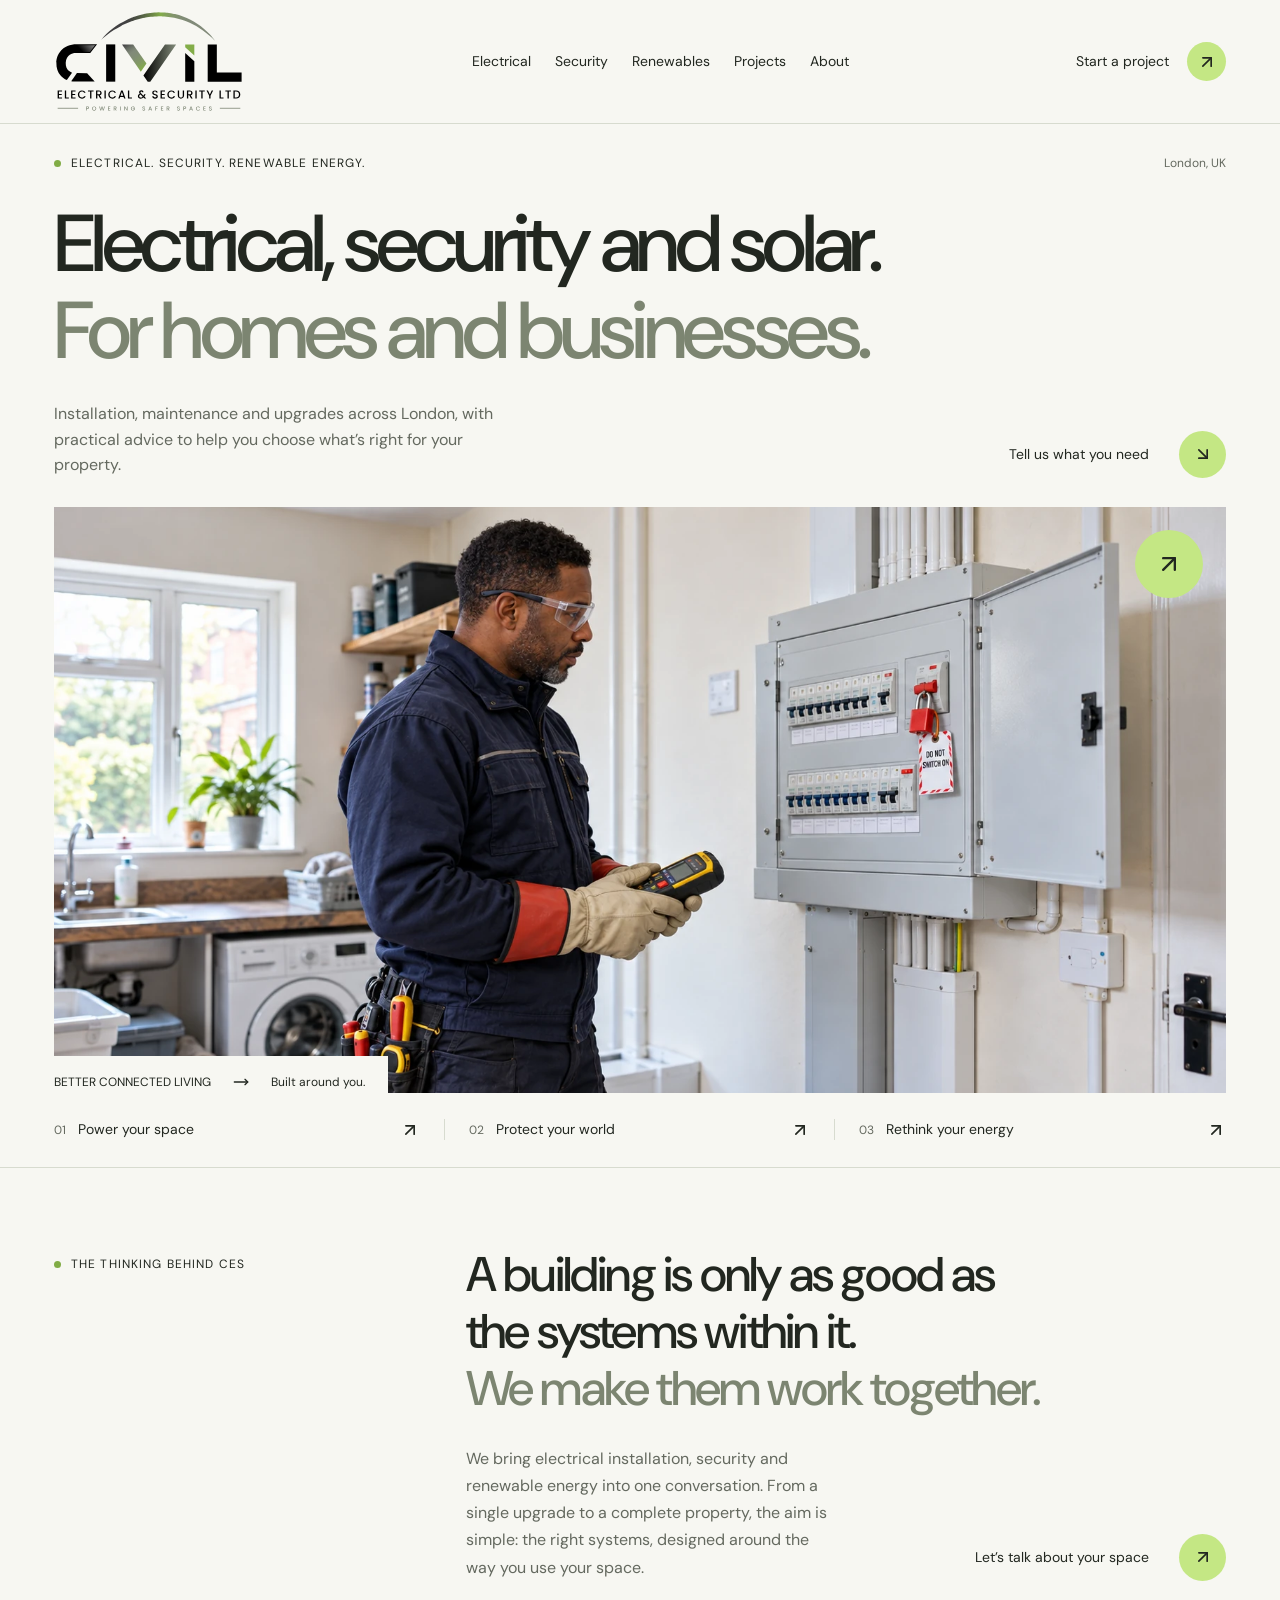
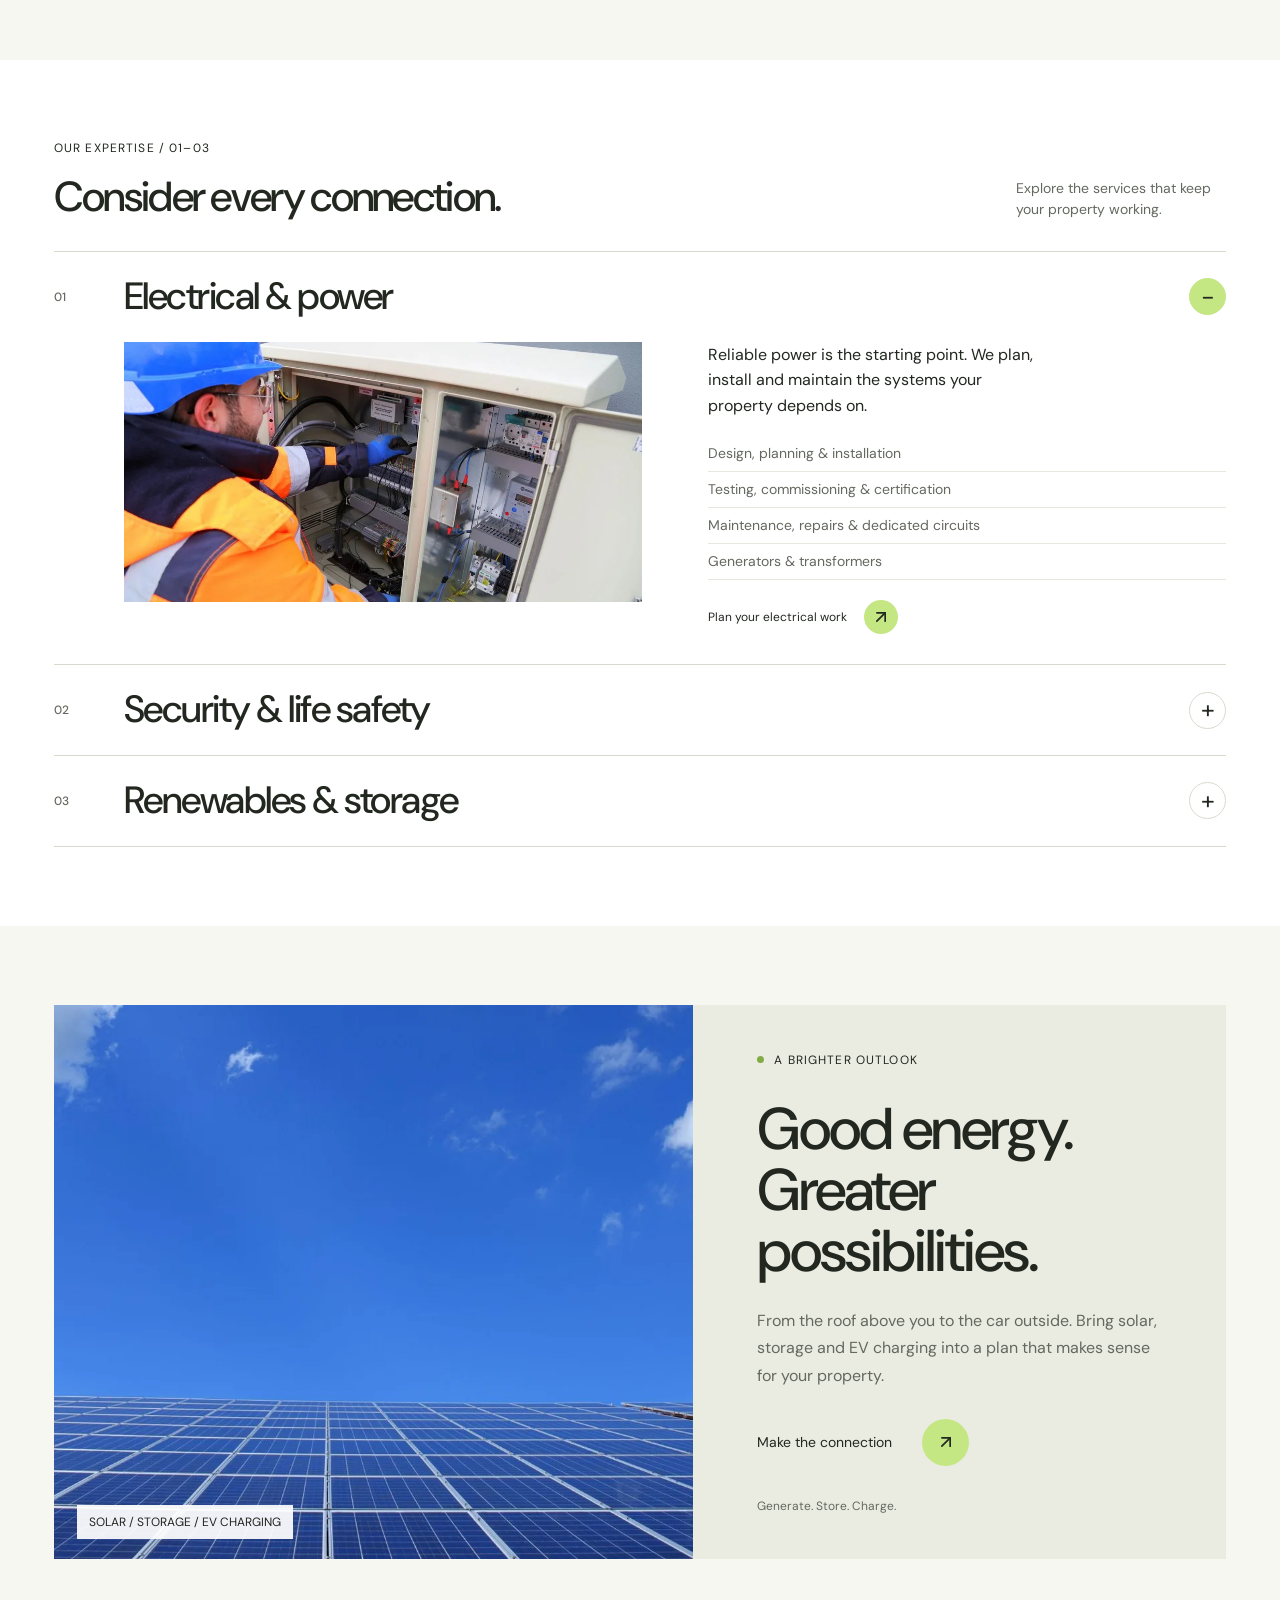
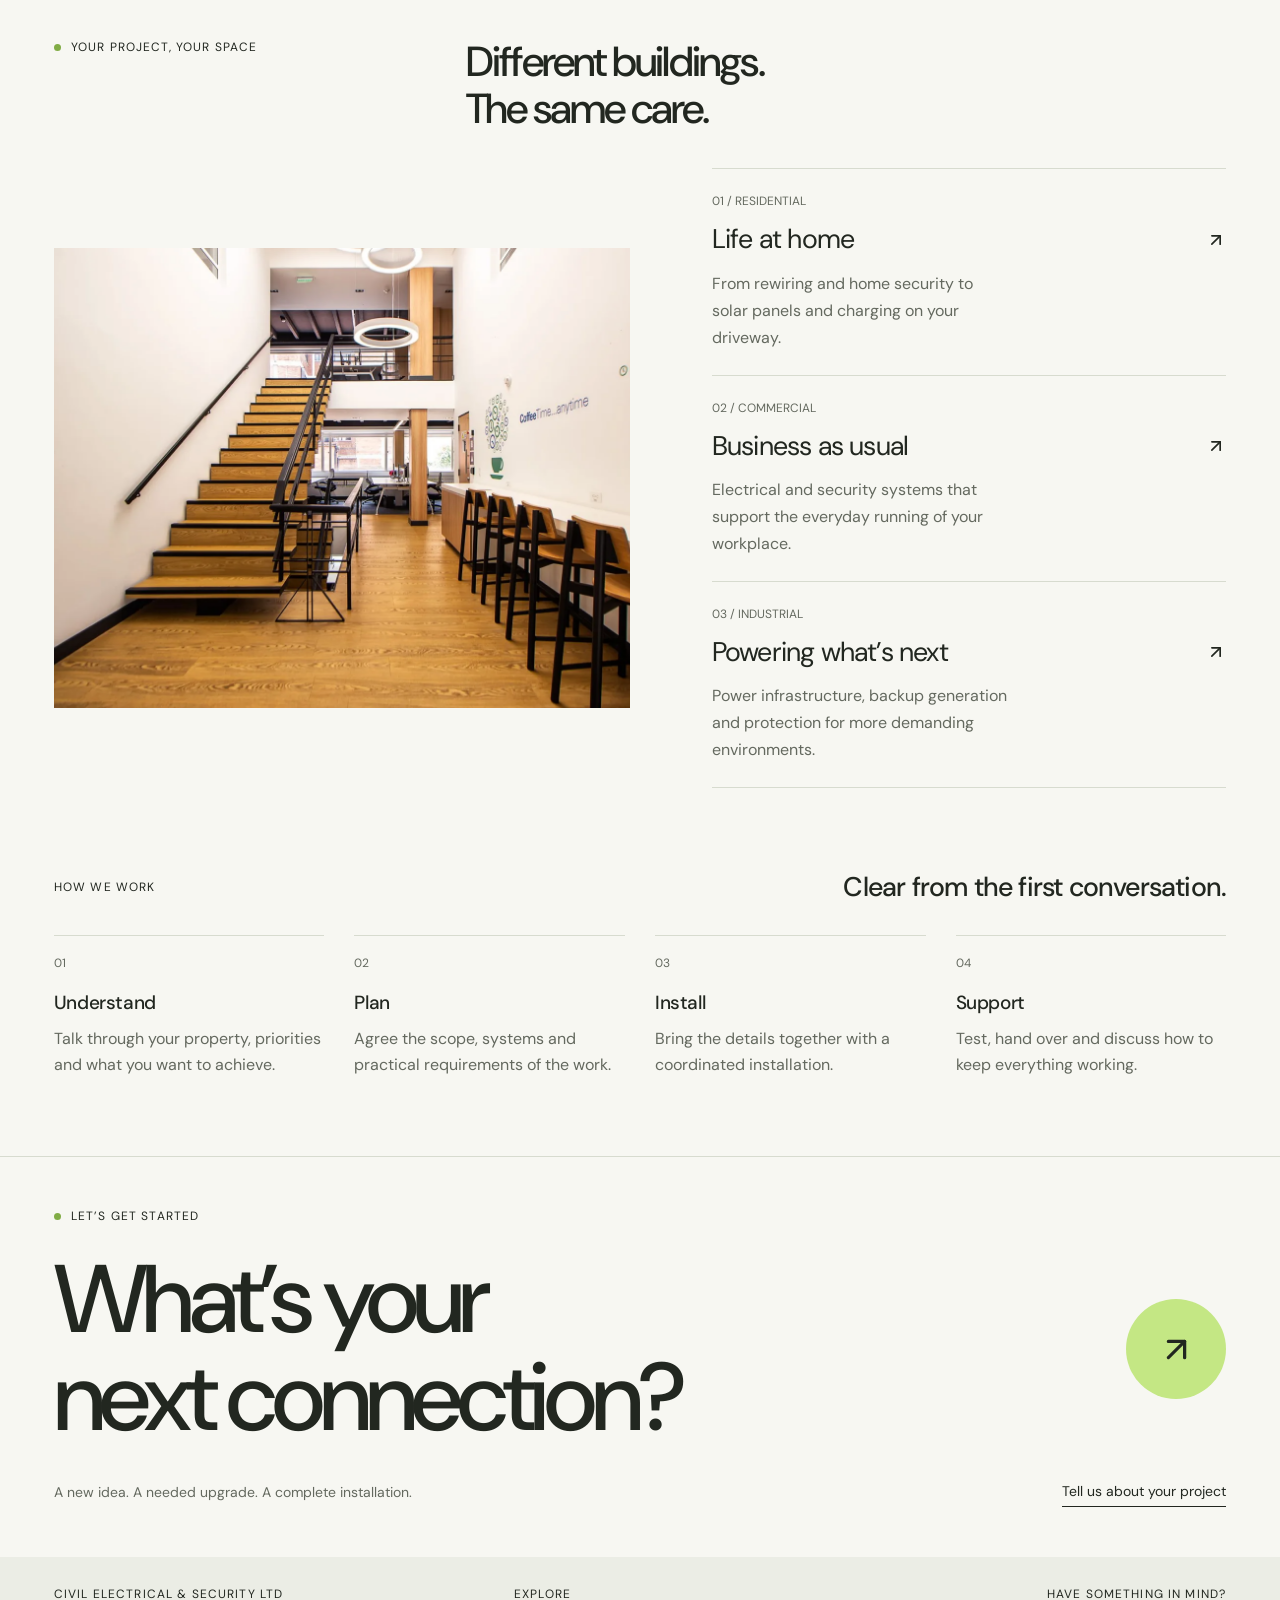
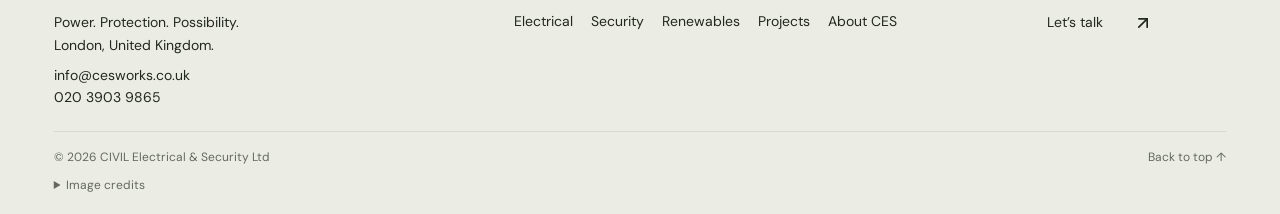
<file: public/index.html>
<!doctype html>
<html lang="en-GB"><head><meta charset="utf-8"><meta name="viewport" content="width=device-width,initial-scale=1"><title>CES | Electrical, Security &amp; Renewable Energy</title><meta name="description" content="Electrical installation, security, solar, battery storage and EV charging for homes and businesses across London. Talk to CIVIL Electrical &amp; Security Ltd about your project."><link rel="icon" href="./favicon.svg" type="image/svg+xml"><link rel="stylesheet" href="./styles.css?v=civil-logo-20261016"><script defer src="./site.js"></script></head><body><link rel="preload" as="image" href="./images/electrician-hero.webp" fetchPriority="high"/><div id="ces-editorial"><a class="ce-skip" href="#ce-home">Skip to content</a><header class="ce-header ce-pad"><a class="ce-brand" href="#ce-home" aria-label="CIVIL Electrical &amp; Security Ltd home"><img class="ce-brand-logo" src="./images/civil-logo.svg" alt="CIVIL Electrical &amp; Security Ltd — Powering safer spaces" width="1141" height="616"/></a><nav class="ce-nav" aria-label="Main navigation"><a href="#ce-services" data-open="electrical">Electrical</a><a href="#ce-services" data-open="security">Security</a><a href="#ce-energy">Renewables</a><a href="#ce-spaces">Projects</a><a href="#ce-about">About</a></nav><a class="ce-header-cta" href="#ce-contact">Start a project <span class="ce-circle"><svg xmlns="http://www.w3.org/2000/svg" width="24" height="24" viewBox="0 0 24 24" fill="none" stroke="currentColor" stroke-width="2" stroke-linecap="round" stroke-linejoin="round" class="lucide lucide-arrow-up-right" aria-hidden="true"><path d="M7 7h10v10"></path><path d="M7 17 17 7"></path></svg></span></a><button class="ce-menu cursor-interaction" aria-label="Toggle navigation" aria-expanded="false" aria-controls="ce-mobile"><svg xmlns="http://www.w3.org/2000/svg" width="24" height="24" viewBox="0 0 24 24" fill="none" stroke="currentColor" stroke-width="2" stroke-linecap="round" stroke-linejoin="round" class="lucide lucide-menu" aria-hidden="true"><path d="M4 5h16"></path><path d="M4 12h16"></path><path d="M4 19h16"></path></svg></button></header><nav id="ce-mobile" class="ce-mobile ce-pad" aria-label="Mobile navigation" hidden=""><a href="#ce-services" data-open="electrical">Electrical</a><a href="#ce-services" data-open="security">Security</a><a href="#ce-energy">Renewables</a><a href="#ce-spaces">Projects</a><a href="#ce-about">About</a><a href="#ce-contact">Start a project</a></nav><main id="ce-home"><section class="ce-hero ce-pad"><div class="ce-hero-top"><span class="ce-kicker"><span class="ce-dot"></span>Electrical. Security. Renewable energy.</span><span class="ce-location">London, UK</span></div><h1>Electrical, security and solar.<br/><span>For homes and businesses.</span></h1><div class="ce-hero-bottom"><p>Installation, maintenance and upgrades across London, with practical advice to help you choose what’s right for your property.</p><a class="ce-link" href="#ce-contact">Tell us what you need <span class="ce-circle"><svg xmlns="http://www.w3.org/2000/svg" width="24" height="24" viewBox="0 0 24 24" fill="none" stroke="currentColor" stroke-width="2" stroke-linecap="round" stroke-linejoin="round" class="lucide lucide-arrow-down-right" aria-hidden="true"><path d="m7 7 10 10"></path><path d="M17 7v10H7"></path></svg></span></a></div><figure class="ce-hero-media"><img fetchPriority="high" src="./images/electrician-hero.webp" alt="Electrician wearing protective glasses and gloves inspecting an isolated electrical distribution board"/><a class="ce-image-corner" href="#ce-contact" aria-label="Start your project"><svg xmlns="http://www.w3.org/2000/svg" width="24" height="24" viewBox="0 0 24 24" fill="none" stroke="currentColor" stroke-width="2" stroke-linecap="round" stroke-linejoin="round" class="lucide lucide-arrow-up-right" aria-hidden="true"><path d="M7 7h10v10"></path><path d="M7 17 17 7"></path></svg></a><figcaption class="ce-image-note"><span>BETTER CONNECTED LIVING</span><svg xmlns="http://www.w3.org/2000/svg" width="24" height="24" viewBox="0 0 24 24" fill="none" stroke="currentColor" stroke-width="2" stroke-linecap="round" stroke-linejoin="round" class="lucide lucide-move-right" aria-hidden="true"><path d="M18 8L22 12L18 16"></path><path d="M2 12H22"></path></svg><span>Built around you.</span></figcaption></figure></section><div class="ce-stripe ce-pad"><a href="#ce-services" data-open="electrical"><span><small>01</small>Power your space</span><svg xmlns="http://www.w3.org/2000/svg" width="24" height="24" viewBox="0 0 24 24" fill="none" stroke="currentColor" stroke-width="2" stroke-linecap="round" stroke-linejoin="round" class="lucide lucide-arrow-up-right" aria-hidden="true"><path d="M7 7h10v10"></path><path d="M7 17 17 7"></path></svg></a><a href="#ce-services" data-open="security"><span><small>02</small>Protect your world</span><svg xmlns="http://www.w3.org/2000/svg" width="24" height="24" viewBox="0 0 24 24" fill="none" stroke="currentColor" stroke-width="2" stroke-linecap="round" stroke-linejoin="round" class="lucide lucide-arrow-up-right" aria-hidden="true"><path d="M7 7h10v10"></path><path d="M7 17 17 7"></path></svg></a><a href="#ce-energy"><span><small>03</small>Rethink your energy</span><svg xmlns="http://www.w3.org/2000/svg" width="24" height="24" viewBox="0 0 24 24" fill="none" stroke="currentColor" stroke-width="2" stroke-linecap="round" stroke-linejoin="round" class="lucide lucide-arrow-up-right" aria-hidden="true"><path d="M7 7h10v10"></path><path d="M7 17 17 7"></path></svg></a></div><section class="ce-intro ce-section ce-pad" id="ce-about"><span class="ce-kicker"><span class="ce-dot"></span>The thinking behind CES</span><div><h2>A building is only as good as<br/>the systems within it.<br/><span>We make them work together.</span></h2><div class="ce-intro-bottom"><p>We bring electrical installation, security and renewable energy into one conversation. From a single upgrade to a complete property, the aim is simple: the right systems, designed around the way you use your space.</p><a class="ce-link" href="#ce-contact">Let’s talk about your space <span class="ce-circle"><svg xmlns="http://www.w3.org/2000/svg" width="24" height="24" viewBox="0 0 24 24" fill="none" stroke="currentColor" stroke-width="2" stroke-linecap="round" stroke-linejoin="round" class="lucide lucide-arrow-up-right" aria-hidden="true"><path d="M7 7h10v10"></path><path d="M7 17 17 7"></path></svg></span></a></div></div></section><section class="ce-services ce-section ce-pad" id="ce-services"><div class="ce-service-heading"><div><span class="ce-kicker">Our expertise / 01–03</span><h2 style="margin-top:17px">Consider every connection.</h2></div><p>Explore the services that keep your property working.</p></div><article class="ce-service-item"><h3><button type="button" class="ce-service-toggle cursor-interaction" data-service="electrical" aria-expanded="true" aria-controls="ce-panel-electrical"><small>01</small><span>Electrical &amp; power</span><span class="ce-toggle-icon" aria-hidden="true">−</span></button></h3><div id="ce-panel-electrical" class="ce-service-body"><figure class="ce-service-picture"><img src="./images/electrical-installation.webp" alt="Electrician carrying out work on an electrical distribution panel" loading="lazy"/></figure><div><p>Reliable power is the starting point. We plan, install and maintain the systems your property depends on.</p><ul><li>Design, planning &amp; installation</li><li>Testing, commissioning &amp; certification</li><li>Maintenance, repairs &amp; dedicated circuits</li><li>Generators &amp; transformers</li></ul><a class="ce-link" href="#ce-contact" data-enquiry="electrical">Plan your electrical work <span class="ce-circle"><svg xmlns="http://www.w3.org/2000/svg" width="24" height="24" viewBox="0 0 24 24" fill="none" stroke="currentColor" stroke-width="2" stroke-linecap="round" stroke-linejoin="round" class="lucide lucide-arrow-up-right" aria-hidden="true"><path d="M7 7h10v10"></path><path d="M7 17 17 7"></path></svg></span></a></div></div></article><article class="ce-service-item"><h3><button type="button" class="ce-service-toggle cursor-interaction" data-service="security" aria-expanded="false" aria-controls="ce-panel-security"><small>02</small><span>Security &amp; life safety</span><span class="ce-toggle-icon" aria-hidden="true">+</span></button></h3><div id="ce-panel-security" class="ce-service-body" hidden=""><figure class="ce-service-picture ce-security"><img src="./images/security-camera.webp" alt="Wall-mounted surveillance camera" loading="lazy"/></figure><div><p>Protect the people and places that matter, with security systems planned as part of the whole building.</p><ul><li>CCTV &amp; surveillance systems</li><li>Access control &amp; intruder alarms</li><li>Fire alarms &amp; emergency lighting</li><li>Integrated smart security networks</li></ul><a class="ce-link" href="#ce-contact" data-enquiry="security">Talk about protection <span class="ce-circle"><svg xmlns="http://www.w3.org/2000/svg" width="24" height="24" viewBox="0 0 24 24" fill="none" stroke="currentColor" stroke-width="2" stroke-linecap="round" stroke-linejoin="round" class="lucide lucide-arrow-up-right" aria-hidden="true"><path d="M7 7h10v10"></path><path d="M7 17 17 7"></path></svg></span></a></div></div></article><article class="ce-service-item"><h3><button type="button" class="ce-service-toggle cursor-interaction" data-service="renewables" aria-expanded="false" aria-controls="ce-panel-renewables"><small>03</small><span>Renewables &amp; storage</span><span class="ce-toggle-icon" aria-hidden="true">+</span></button></h3><div id="ce-panel-renewables" class="ce-service-body" hidden=""><figure class="ce-service-picture"><img src="./images/solar-building.webp" alt="Solar panels integrated into a building roof in daylight" loading="lazy"/></figure><div><p>Make energy part of your property’s future. Generate it, store it and use it where it matters.</p><ul><li>Solar photovoltaic systems</li><li>Heat pumps</li><li>Battery storage &amp; inverters</li><li>EV charger supply &amp; installation</li><li>Power planning &amp; system integration</li></ul><a class="ce-link" href="#ce-contact" data-enquiry="renewables">Explore your energy options <span class="ce-circle"><svg xmlns="http://www.w3.org/2000/svg" width="24" height="24" viewBox="0 0 24 24" fill="none" stroke="currentColor" stroke-width="2" stroke-linecap="round" stroke-linejoin="round" class="lucide lucide-arrow-up-right" aria-hidden="true"><path d="M7 7h10v10"></path><path d="M7 17 17 7"></path></svg></span></a></div></div></article></section><section class="ce-section"><div class="ce-energy" id="ce-energy"><figure class="ce-energy-photo"><img src="./images/solar-daylight.webp" alt="Blue solar panels beneath a bright sky" loading="lazy"/><span>SOLAR / STORAGE / EV CHARGING</span></figure><div class="ce-energy-content"><span class="ce-kicker"><span class="ce-dot"></span>A brighter outlook</span><h2>Good energy.<br/>Greater<br/>possibilities.</h2><p>From the roof above you to the car outside. Bring solar, storage and EV charging into a plan that makes sense for your property.</p><a class="ce-link" href="#ce-contact" data-enquiry="renewables">Make the connection <span class="ce-circle"><svg xmlns="http://www.w3.org/2000/svg" width="24" height="24" viewBox="0 0 24 24" fill="none" stroke="currentColor" stroke-width="2" stroke-linecap="round" stroke-linejoin="round" class="lucide lucide-arrow-up-right" aria-hidden="true"><path d="M7 7h10v10"></path><path d="M7 17 17 7"></path></svg></span></a><div class="ce-energy-tags">Generate. Store. Charge.</div></div></div></section><section class="ce-section ce-pad" id="ce-spaces" style="padding-top:0"><div class="ce-spaces-head"><span class="ce-kicker"><span class="ce-dot"></span>Your project, your space</span><h2>Different buildings.<br/>The same care.</h2></div><div class="ce-spaces-grid"><figure class="ce-interior"><img src="./images/workplace.webp" alt="Light-filled workplace with integrated lighting and open interiors" loading="lazy"/></figure><div><div class="ce-space"><small>01 / RESIDENTIAL</small><a href="#ce-contact" data-property="residential">Life at home <svg xmlns="http://www.w3.org/2000/svg" width="24" height="24" viewBox="0 0 24 24" fill="none" stroke="currentColor" stroke-width="2" stroke-linecap="round" stroke-linejoin="round" class="lucide lucide-arrow-up-right" aria-hidden="true"><path d="M7 7h10v10"></path><path d="M7 17 17 7"></path></svg></a><p>From rewiring and home security to solar panels and charging on your driveway.</p></div><div class="ce-space"><small>02 / COMMERCIAL</small><a href="#ce-contact" data-property="commercial">Business as usual <svg xmlns="http://www.w3.org/2000/svg" width="24" height="24" viewBox="0 0 24 24" fill="none" stroke="currentColor" stroke-width="2" stroke-linecap="round" stroke-linejoin="round" class="lucide lucide-arrow-up-right" aria-hidden="true"><path d="M7 7h10v10"></path><path d="M7 17 17 7"></path></svg></a><p>Electrical and security systems that support the everyday running of your workplace.</p></div><div class="ce-space"><small>03 / INDUSTRIAL</small><a href="#ce-contact" data-property="industrial">Powering what’s next <svg xmlns="http://www.w3.org/2000/svg" width="24" height="24" viewBox="0 0 24 24" fill="none" stroke="currentColor" stroke-width="2" stroke-linecap="round" stroke-linejoin="round" class="lucide lucide-arrow-up-right" aria-hidden="true"><path d="M7 7h10v10"></path><path d="M7 17 17 7"></path></svg></a><p>Power infrastructure, backup generation and protection for more demanding environments.</p></div></div></div></section><section class="ce-process ce-section ce-pad"><div class="ce-process-title"><span class="ce-kicker">How we work</span><h2>Clear from the first conversation.</h2></div><div class="ce-steps"><div class="ce-step"><small>01</small><h3>Understand</h3><p>Talk through your property, priorities and what you want to achieve.</p></div><div class="ce-step"><small>02</small><h3>Plan</h3><p>Agree the scope, systems and practical requirements of the work.</p></div><div class="ce-step"><small>03</small><h3>Install</h3><p>Bring the details together with a coordinated installation.</p></div><div class="ce-step"><small>04</small><h3>Support</h3><p>Test, hand over and discuss how to keep everything working.</p></div></div></section><section class="ce-contact ce-pad" id="ce-contact"><span class="ce-kicker"><span class="ce-dot"></span>Let’s get started</span><div class="ce-contact-heading"><h2>What’s your<br/>next connection?</h2><button class="ce-start cursor-interaction" type="button" aria-label="Open project enquiry" aria-controls="ce-enquiry" aria-expanded="false"><svg xmlns="http://www.w3.org/2000/svg" width="24" height="24" viewBox="0 0 24 24" fill="none" stroke="currentColor" stroke-width="2" stroke-linecap="round" stroke-linejoin="round" class="lucide lucide-arrow-up-right" aria-hidden="true"><path d="M7 7h10v10"></path><path d="M7 17 17 7"></path></svg></button></div><div class="ce-contact-bottom"><p>A new idea. A needed upgrade. A complete installation.</p><button type="button" class="ce-open-form cursor-interaction" aria-controls="ce-enquiry" aria-expanded="false">Tell us about your project</button></div><div class="ce-form-wrap" id="ce-enquiry" hidden=""><form id="enquiry-form" class="enquiry-form"><label class="field">Your name<input required="" maxLength="100" autoComplete="name" placeholder="Full name" name="name"/></label><label class="field">Email address<input type="email" required="" maxLength="200" autoComplete="email" placeholder="you@example.com" name="email"/></label><label class="field">Phone number (optional)<input type="tel" maxLength="35" autoComplete="tel" placeholder="Optional" name="phone"/></label><label class="field">Project postcode<input required="" maxLength="15" autoComplete="postal-code" placeholder="e.g. W1A 1AA" name="postcode"/></label><label class="field">What can we help with?<select name="service" required=""><option value="" disabled="" selected="">Choose a service</option><option value="electrical">Electrical &amp; power</option><option value="security">Security &amp; life safety</option><option value="renewables">Renewable energy &amp; storage</option><option value="multiple">More than one service</option></select></label><label class="field">Property type<select name="customer" required=""><option value="" disabled="" selected="">Choose property type</option><option value="residential">Residential</option><option value="commercial">Commercial</option><option value="industrial">Industrial</option><option value="other">Other / not sure</option></select></label><label class="field full">Tell us about your project<textarea name="message" required="" minLength="10" maxLength="4000" placeholder="What do you need, and when are you hoping to get started?"></textarea></label><label class="honeypot" aria-hidden="true">Website<input tabindex="-1" autoComplete="off" name="website"/></label><p class="form-privacy full">Your details will be stored with your enquiry so CES can review your project. Only share information you are comfortable providing for this purpose.</p><p id="form-error" class="form-error full" role="alert" hidden=""></p><button type="submit" class="button submit-button full">Send project enquiry<svg xmlns="http://www.w3.org/2000/svg" width="24" height="24" viewBox="0 0 24 24" fill="none" stroke="currentColor" stroke-width="2" stroke-linecap="round" stroke-linejoin="round" class="lucide lucide-arrow-up-right" aria-hidden="true"><path d="M7 7h10v10"></path><path d="M7 17 17 7"></path></svg></button></form><div id="form-success" class="form-success" role="status" hidden=""><h3>Your enquiry is saved.</h3><p>Thank you for sharing your project details.</p><p>Reference: <strong id="enquiry-reference"></strong></p><button class="button" id="new-enquiry" type="button">Start another enquiry<svg xmlns="http://www.w3.org/2000/svg" width="24" height="24" viewBox="0 0 24 24" fill="none" stroke="currentColor" stroke-width="2" stroke-linecap="round" stroke-linejoin="round" class="lucide lucide-arrow-up-right" aria-hidden="true"><path d="M7 7h10v10"></path><path d="M7 17 17 7"></path></svg></button></div></div></section></main><footer class="ce-footer ce-pad"><div class="ce-footer-main"><div><span class="ce-kicker">CIVIL Electrical &amp; Security Ltd</span><p>Power. Protection. Possibility.<br/>London, United Kingdom.</p><p style="margin-top:8px"><a href="mailto:info@cesworks.co.uk">info@cesworks.co.uk</a><br/><a href="tel:+442039039865">020 3903 9865</a></p></div><div><span class="ce-kicker">Explore</span><nav class="ce-footer-links" aria-label="Footer navigation"><a href="#ce-services" data-open="electrical">Electrical</a><a href="#ce-services" data-open="security">Security</a><a href="#ce-energy">Renewables</a><a href="#ce-spaces">Projects</a><a href="#ce-about">About CES</a></nav></div><div><span class="ce-kicker">Have something in mind?</span><a class="ce-link" href="#ce-contact">Let’s talk <svg xmlns="http://www.w3.org/2000/svg" width="24" height="24" viewBox="0 0 24 24" fill="none" stroke="currentColor" stroke-width="2" stroke-linecap="round" stroke-linejoin="round" class="lucide lucide-arrow-up-right" aria-hidden="true"><path d="M7 7h10v10"></path><path d="M7 17 17 7"></path></svg></a></div></div><div class="ce-footer-bottom"><span>© 2026 CIVIL Electrical &amp; Security Ltd</span><a href="#ce-home">Back to top ↑</a></div><details class="ce-credits"><summary>Image credits</summary><p>Images illustrate service applications and are not presented as completed CES work. Hero: original commissioned illustration. Stock photography: <a href="https://www.pexels.com/photo/electrician-by-fuse-box-17842832/" target="_blank" rel="noopener">Electrical: Fatih Yurtman</a>; <a href="https://www.pexels.com/photo/white-surveillance-camera-3205737/" target="_blank" rel="noopener">Security: cottonbro studio</a>; <a href="https://www.pexels.com/photo/blue-solar-panels-under-sunny-sky-371900/" target="_blank" rel="noopener">Solar panels</a>; <a href="https://www.pexels.com/photo/modern-building-with-solar-panels-under-clear-sky-37615218/" target="_blank" rel="noopener">Solar building</a>; <a href="https://www.pexels.com/photo/contemporary-office-space-8476467/" target="_blank" rel="noopener">Interior: Gustavo Galeano Maz</a>. All via Pexels.</p></details></footer></div><noscript><p style="padding:20px">Please enable JavaScript to use the navigation menu and enquiry form.</p></noscript></body></html>
</file>
<file: public/styles.css>
@import url('https://fonts.googleapis.com/css2?family=DM+Sans:wght@400;500;600;700&display=swap');
:root{--background:#f7f7f2;--foreground:#222720;--card:#fff;--card-foreground:#222720;--popover:#fff;--popover-foreground:#222720;--primary:#c4e784;--primary-foreground:#222720;--secondary:#ebede5;--secondary-foreground:#222720;--muted:#ebede5;--muted-foreground:#64695f;--accent:#ebede5;--accent-foreground:#222720;--destructive:#a52d28;--border:#d7dbcf;--input:#d7dbcf;--ring:#467322;--radius:0px}
html{scroll-behavior:smooth}body{margin:0;background:#f7f7f2;color:#222720;font-family:'DM Sans',Arial,sans-serif;font-size:16px} [data-slot=select-content]{font-size:16px;background:white;color:#222720}

#ces-editorial{
 --ce-paper:#f7f7f2;--ce-ink:#222720;--ce-muted:#64695f;--ce-line:#d7dbcf;--ce-green:#c4e784;--ce-deep:#467322;
 color-scheme:light;background:var(--ce-paper);color:var(--ce-ink);font-family:'DM Sans',Arial,sans-serif;font-size:15px;line-height:1.5;width:100%;isolation:isolate;
 *{box-sizing:border-box} h1,h2,h3,p,figure{margin:0} h1,h2,h3{font-family:inherit;font-weight:500} a{color:inherit;text-decoration:none} button,input,select,textarea{font:inherit} button{color:inherit} img{display:block;width:100%;height:100%;object-fit:cover} svg{width:20px;height:20px;flex-shrink:0} [hidden]{display:none!important} button,a{touch-action:manipulation} a:hover{color:var(--ce-deep)}
 .ce-pad{padding-left:4.2%;padding-right:4.2%}.ce-kicker{font-size:11px;letter-spacing:1.15px;text-transform:uppercase;display:flex;align-items:center;gap:10px}.ce-dot{width:7px;height:7px;background:#81ac45;border-radius:50%;display:inline-block;flex-shrink:0}.ce-header{height:91px;display:flex;align-items:center;justify-content:space-between;border-bottom:1px solid var(--ce-line);gap:24px}.ce-brand{display:flex;align-items:center;gap:14px}.ce-wordmark{font-size:43px;letter-spacing:-4px;line-height:1;font-weight:700;display:flex;align-items:flex-end}.ce-wordmark::after{content:'';display:block;width:9px;height:9px;background:#8cbc45;margin:0 0 6px 5px}.ce-brand-name{font-size:10px;line-height:1.35;max-width:100px}.ce-nav{display:flex;gap:24px;font-size:12px}.ce-header-cta{font-size:12px;display:flex;align-items:center;gap:18px}.ce-circle{display:inline-flex;align-items:center;justify-content:center;background:var(--ce-green);border-radius:50%;width:39px;height:39px;flex-shrink:0}.ce-menu{display:none;border:1px solid var(--ce-line);background:transparent;padding:10px;border-radius:50%}.ce-mobile{padding-top:14px;padding-bottom:14px;border-bottom:1px solid var(--ce-line)}.ce-mobile a{display:block;padding:10px}
 .ce-hero{padding-top:30px}.ce-hero-top{display:flex;justify-content:space-between;gap:20px;align-items:center}.ce-location{font-size:11px;color:var(--ce-muted)}.ce-hero h1{font-size:clamp(48px,8.5vw,116px);line-height:1.02;letter-spacing:-.06em;margin:28px 0 27px}.ce-hero h1 span{color:#7c8571}.ce-hero-bottom{display:flex;align-items:end;justify-content:space-between;gap:30px;margin-bottom:29px}.ce-hero-bottom p{max-width:440px;font-size:14px;color:var(--ce-muted);line-height:1.6}.ce-link{display:inline-flex;gap:30px;align-items:center;font-size:13px;white-space:nowrap}.ce-link .ce-circle{width:47px;height:47px}.ce-link:hover .ce-circle{background:#afd66a;transform:translateX(3px)}.ce-circle{transition:transform .2s,background .2s}.ce-hero-media{position:relative;height:420px;overflow:hidden}.ce-hero-media img{object-position:50% 54%}.ce-image-note{position:absolute;left:0;bottom:0;background:var(--ce-paper);padding:17px 23px 2px 0;display:flex;gap:22px;align-items:center;font-size:11px}.ce-image-note svg{width:16px;height:16px}.ce-image-corner{position:absolute;right:23px;top:23px;background:var(--ce-green);height:68px;width:68px;border-radius:50%;display:flex;align-items:center;justify-content:center}.ce-image-corner svg{width:28px;height:28px}.ce-stripe{display:grid;grid-template-columns:repeat(3,1fr);border-bottom:1px solid var(--ce-line);padding-top:26px;padding-bottom:27px}.ce-stripe a{display:flex;align-items:center;justify-content:space-between;gap:12px;padding:0 24px;border-right:1px solid var(--ce-line);font-size:14px}.ce-stripe a:first-child{padding-left:0}.ce-stripe a:last-child{border:0;padding-right:0}.ce-stripe small{font-size:10px;color:var(--ce-muted);margin-right:12px}
 .ce-section{padding-top:79px;padding-bottom:79px}.ce-intro{display:grid;grid-template-columns:1fr 2.1fr;gap:50px}.ce-intro .ce-kicker{align-self:start;margin-top:8px}.ce-intro h2{font-size:clamp(29px,3.8vw,50px);letter-spacing:-1.8px;line-height:1.17}.ce-intro h2 span{color:#7c8571}.ce-intro-bottom{display:grid;grid-template-columns:1fr 1fr;gap:28px;margin-top:27px}.ce-intro-bottom p{font-size:13px;line-height:1.7;color:var(--ce-muted)}.ce-intro-bottom .ce-link{align-self:end;justify-self:end}
 .ce-services{background:#fff}.ce-service-heading{display:flex;justify-content:space-between;gap:30px;align-items:end;margin-bottom:31px}.ce-service-heading h2{font-size:42px;letter-spacing:-1.7px;line-height:1.1}.ce-service-heading>p{font-size:12px;color:var(--ce-muted);max-width:210px}.ce-service-item{border-top:1px solid var(--ce-line)}.ce-service-item:last-child{border-bottom:1px solid var(--ce-line)}.ce-service-toggle{background:none;border:0;display:grid;grid-template-columns:55px 1fr 45px;gap:15px;align-items:center;width:100%;text-align:left;padding:22px 0}.ce-service-toggle>small{font-size:11px;align-self:center;color:var(--ce-muted)}.ce-service-toggle>span:nth-child(2){font-size:38px;letter-spacing:-1.5px;line-height:1.2}.ce-toggle-icon{height:37px;width:37px;border:1px solid var(--ce-line);border-radius:50%;display:flex;align-items:center;justify-content:center;justify-self:end;font-size:25px;font-weight:400}.ce-service-toggle[aria-expanded=true] .ce-toggle-icon{background:var(--ce-green);border-color:var(--ce-green)}.ce-service-body{display:grid;grid-template-columns:1fr 1fr;gap:6%;padding:0 0 30px 70px}.ce-service-picture{height:260px;overflow:hidden}.ce-service-picture img{object-position:50% 35%}.ce-service-body p{font-size:15px;line-height:1.6;max-width:330px}.ce-service-body ul{padding:0;list-style:none;margin:18px 0 20px;color:var(--ce-muted);font-size:12px;line-height:1.5}.ce-service-body li{padding:7px 0;border-bottom:1px solid #e6e8e0}.ce-service-body .ce-link{font-size:12px;gap:17px}.ce-service-body .ce-circle{height:34px;width:34px}.ce-security img{object-position:50% 70%}.ce-service-note{font-size:10px;color:var(--ce-muted);margin-top:17px}
 .ce-energy{margin:0 4.2%;display:grid;grid-template-columns:1.2fr 1fr;background:#eaece2;min-height:480px}.ce-energy-photo{position:relative;min-width:0;overflow:hidden}.ce-energy-photo>img{position:absolute;inset:0;object-position:50% 65%}.ce-energy-photo>span{position:absolute;bottom:20px;left:23px;font-size:10px;background:rgba(255,255,255,.92);padding:8px 12px}.ce-energy-content{padding:46px 12% 42px;display:flex;flex-direction:column;align-items:start}.ce-energy h2{font-size:clamp(36px,4.6vw,60px);letter-spacing:-2px;line-height:1.04;margin:30px 0 25px}.ce-energy p{font-size:13px;line-height:1.7;color:var(--ce-muted);margin-bottom:30px}.ce-energy .ce-link{margin-top:auto}.ce-energy-tags{font-size:10px;margin-top:30px;color:var(--ce-muted);line-height:1.8}
 .ce-spaces-head{display:grid;grid-template-columns:1fr 2.1fr;gap:50px;align-items:start;margin-bottom:36px}.ce-spaces-head h2{font-size:42px;letter-spacing:-1.8px;line-height:1.12}.ce-spaces-grid{display:grid;grid-template-columns:1.12fr 1fr;gap:7%;align-items:center}.ce-interior{height:460px;overflow:hidden}.ce-interior img{object-position:45% 50%}.ce-space{border-bottom:1px solid var(--ce-line);padding:23px 0}.ce-space:first-child{border-top:1px solid var(--ce-line)}.ce-space a{display:flex;align-items:center;justify-content:space-between;gap:20px;font-size:27px;letter-spacing:-.8px}.ce-space p{font-size:13px;line-height:1.7;color:var(--ce-muted);margin-top:10px;max-width:300px}.ce-space small{font-size:10px;letter-spacing:0;margin-bottom:9px;display:block;color:var(--ce-muted)}
 .ce-process{padding-top:0}.ce-process-title{display:flex;justify-content:space-between;gap:30px;margin-bottom:28px;align-items:center}.ce-process-title h2{font-size:27px;letter-spacing:-.8px}.ce-steps{display:grid;grid-template-columns:repeat(4,1fr);gap:30px}.ce-step{border-top:1px solid var(--ce-line);padding-top:15px}.ce-step small{color:var(--ce-muted);font-size:10px}.ce-step h3{font-size:19px;margin:15px 0 9px;letter-spacing:-.4px}.ce-step p{color:var(--ce-muted);font-size:12px;line-height:1.6}
 .ce-contact{border-top:1px solid var(--ce-line);padding-top:50px;padding-bottom:50px}.ce-contact-heading{display:flex;justify-content:space-between;align-items:center;gap:35px;margin-top:26px}.ce-contact h2{font-size:clamp(42px,7.5vw,96px);line-height:1.02;letter-spacing:-.055em}.ce-start{border:0;background:var(--ce-green);width:100px;height:100px;border-radius:50%;display:flex;align-items:center;justify-content:center;flex-shrink:0}.ce-start svg{width:39px;height:39px}.ce-start:hover{background:#afd66a}.ce-contact-bottom{display:flex;justify-content:space-between;align-items:center;margin-top:30px;gap:25px;font-size:12px;color:var(--ce-muted)}.ce-contact-bottom button{border:0;border-bottom:1px solid var(--ce-ink);padding:4px 0;background:transparent;color:var(--ce-ink);font-size:13px}.ce-form-wrap{padding-top:40px;max-width:750px;margin-left:auto}.ce-form{display:grid;grid-template-columns:1fr 1fr;gap:20px}.ce-field{display:flex;flex-direction:column;gap:8px;font-size:12px}.ce-field input,.ce-field select,.ce-field textarea{background:white;border:1px solid var(--ce-line);border-radius:0;padding:12px;color:var(--ce-ink);font-size:16px;min-width:0;width:100%}.ce-full{grid-column:1/-1}.ce-field textarea{min-height:100px;resize:vertical}.ce-submit{background:var(--ce-ink);color:white;border:0;padding:14px 24px;justify-self:start;font-size:13px;display:flex;align-items:center;gap:30px}.ce-feedback{font-size:14px;padding:15px 0}.ce-form-privacy{font-size:11px;color:var(--ce-muted)}
 .ce-footer{background:#ebede5;padding-top:31px;padding-bottom:20px}.ce-footer-main{display:grid;grid-template-columns:1.2fr 1fr 1fr;gap:30px}.ce-footer-main p{font-size:12px;line-height:1.6}.ce-footer-links{display:flex;flex-wrap:wrap;gap:8px 20px;max-width:220px;font-size:12px}.ce-footer-main .ce-kicker{margin-bottom:13px;font-size:10px}.ce-big-brand{font-size:clamp(125px,26vw,340px);line-height:.86;font-weight:700;letter-spacing:-.09em;margin:45px 0 26px;border-bottom:1px solid #d1d6c7;padding-bottom:25px;display:flex;align-items:baseline}.ce-big-brand>span{color:#98bd62}.ce-big-brand>small{margin-left:auto;font-size:12px;letter-spacing:0;line-height:1.5;font-weight:400;text-align:right}.ce-footer-bottom{display:flex;justify-content:space-between;gap:20px;font-size:10px;color:var(--ce-muted)}.ce-credits{font-size:10px;margin-top:15px;color:var(--ce-muted)}.ce-credits p{margin-top:10px;max-width:740px}.ce-credits a{text-decoration:underline}
 @media(min-width:1400px){.ce-hero h1{font-size:116px}.ce-hero-media{height:540px}}
 @media(max-width:850px){.ce-brand-name{display:none}.ce-nav{gap:16px}.ce-header{height:80px}.ce-hero h1{font-size:68px}.ce-intro,.ce-spaces-head{gap:30px;grid-template-columns:.7fr 2fr}.ce-service-toggle>span:nth-child(2){font-size:32px}.ce-energy-content{padding-left:9%;padding-right:9%}.ce-energy{min-height:420px}.ce-energy h2{font-size:40px}.ce-interior{height:420px}}
 @media(max-width:620px){.ce-pad{padding-left:6%;padding-right:6%}.ce-nav,.ce-header-cta{display:none}.ce-menu{display:flex}.ce-header{height:76px}.ce-brand-name{display:block}.ce-wordmark{font-size:39px}.ce-hero{padding-top:25px}.ce-hero h1{font-size:clamp(35px,9.2vw,56px);letter-spacing:-.06em;margin-top:25px}.ce-kicker,.ce-location{font-size:10px;letter-spacing:.5px}.ce-hero-top{gap:12px}.ce-hero-bottom{align-items:start;flex-direction:column;gap:19px}.ce-hero-bottom p{font-size:13px;max-width:350px}.ce-hero-bottom .ce-link{width:100%;justify-content:space-between}.ce-hero-media{height:350px;margin-left:-6.82%;margin-right:-6.82%}.ce-hero-media img{object-position:50% 55%}.ce-image-note{left:6%;padding:11px 15px;font-size:10px;gap:15px}.ce-image-corner{width:52px;height:52px;top:17px;right:17px}.ce-stripe{padding-top:20px;padding-bottom:20px;gap:12px}.ce-stripe a{padding:0;border-right:0;font-size:11px;justify-content:flex-start;gap:5px}.ce-stripe small{display:none}.ce-stripe svg{width:14px;height:14px}.ce-section{padding-top:50px;padding-bottom:50px}.ce-intro,.ce-spaces-head{grid-template-columns:1fr;gap:22px}.ce-intro h2{font-size:31px;letter-spacing:-1px}.ce-intro-bottom{grid-template-columns:1fr;gap:20px}.ce-intro-bottom .ce-link{justify-self:start}.ce-service-heading h2{font-size:33px}.ce-service-heading>p{display:none}.ce-service-toggle{grid-template-columns:26px 1fr 32px;gap:8px;padding:21px 0}.ce-service-toggle>span:nth-child(2){font-size:25px;letter-spacing:-.8px}.ce-toggle-icon{width:31px;height:31px;font-size:22px}.ce-service-body{grid-template-columns:1fr;padding-left:0;gap:22px}.ce-service-picture{height:245px}.ce-service-body p{max-width:100%}.ce-service-body ul{font-size:13px}.ce-energy{margin:0;grid-template-columns:1fr}.ce-energy-photo{height:330px}.ce-energy-content{padding:31px 6% 36px}.ce-energy h2{font-size:45px;margin:22px 0}.ce-energy h2 br{display:block}.ce-energy p{max-width:360px}.ce-energy-tags{margin-top:20px}.ce-spaces-head h2{font-size:33px}.ce-spaces-grid{grid-template-columns:1fr;gap:24px}.ce-interior{height:360px}.ce-space p{max-width:100%}.ce-process{padding-top:0}.ce-process-title{align-items:start;flex-direction:column;gap:16px}.ce-steps{grid-template-columns:1fr 1fr;gap:26px}.ce-contact-heading{gap:15px}.ce-contact h2{font-size:45px}.ce-start{width:66px;height:66px}.ce-start svg{width:28px;height:28px}.ce-contact-bottom{align-items:start;flex-direction:column;gap:17px}.ce-form{grid-template-columns:1fr}.ce-footer-main{grid-template-columns:1fr 1fr;gap:25px}.ce-footer-main>div:first-child{grid-column:1/-1}.ce-big-brand{font-size:37vw;letter-spacing:-.09em;margin-top:34px}.ce-big-brand>small{font-size:10px;max-width:91px}.ce-footer-bottom{font-size:9px}.ce-contact{padding-top:34px;padding-bottom:34px}}
 @media(prefers-reduced-motion:reduce){.ce-circle{transition:none}}
}

#ces-editorial{max-width:1800px;margin-inline:auto;
.ce-brand-name,.ce-kicker,.ce-location,.ce-image-note,.ce-stripe small,.ce-service-toggle>small,.ce-energy-photo>span,.ce-energy-tags,.ce-space small,.ce-step small,.ce-footer-main .ce-kicker,.ce-credits,.ce-footer-bottom{font-size:12px}
.ce-nav,.ce-header-cta,.ce-link,.ce-footer-links,.ce-footer-main p,.ce-contact-bottom,.ce-contact-bottom button{font-size:14px}
.ce-hero-bottom p,.ce-intro-bottom p,.ce-service-body p,.ce-energy p,.ce-space p,.ce-step p{font-size:16px}
.ce-service-body ul{font-size:14px}.ce-service-heading>p{font-size:14px}
.ce-form-wrap{max-width:800px}.enquiry-form{display:grid;grid-template-columns:1fr 1fr;gap:22px}.field{display:flex;flex-direction:column;gap:9px;font-size:14px}.field input,.field textarea,.field [data-slot=select-trigger]{border:1px solid var(--ce-line);background:white;border-radius:0;padding:12px;width:100%;font-size:16px;min-height:50px;box-shadow:none}.field textarea{min-height:125px;resize:vertical}.full{grid-column:1/-1}.form-privacy{font-size:13px;color:var(--ce-muted)}.form-error{color:#a52d28;font-size:14px}.button{display:flex;align-items:center;justify-content:space-between;gap:24px;background:var(--ce-ink);color:white;border:0;padding:15px 23px;font-size:14px}.submit-button{justify-content:center}.submit-button:disabled{opacity:.65;cursor:wait}.form-success{border-top:2px solid var(--ce-deep);padding:25px 0}.form-success h3{font-size:28px;margin:15px 0}.form-success p{font-size:16px;margin:12px 0}.form-success .button{margin-top:20px}.honeypot{position:absolute;left:-10000px;width:1px;height:1px;overflow:hidden}.ce-menu,.ce-start,.ce-open-form,.ce-service-toggle,button{cursor:pointer}
.ce-skip{position:absolute;left:15px;top:-100px;z-index:100;background:var(--ce-green);padding:15px}.ce-skip:focus{top:10px} a:focus-visible,button:focus-visible,input:focus-visible,textarea:focus-visible{outline:2px solid var(--ce-deep);outline-offset:4px}
@media(max-width:620px){.ce-hero-top{flex-wrap:wrap}.ce-kicker,.ce-location{font-size:12px}.ce-stripe a{font-size:12px}.ce-image-note{font-size:11px}.ce-intro h2 br{display:none}.ce-contact h2{font-size:clamp(33px,8.9vw,45px)}.ce-contact-heading{gap:10px}.ce-start{width:58px;height:58px}.ce-footer-bottom{flex-wrap:wrap;font-size:12px}.ce-form-wrap .enquiry-form{grid-template-columns:1fr}.ce-big-brand{font-size:35vw}.ce-big-brand small{font-size:12px}.ce-nav a,.ce-footer-links a{padding:7px 0}}
@media(prefers-reduced-motion:reduce){html{scroll-behavior:auto}*{scroll-behavior:auto!important}}
}

/* Compact footer, with practical links and credits. */
#ces-editorial .ce-footer{padding-top:28px;padding-bottom:20px}
#ces-editorial .ce-footer-main{grid-template-columns:1.2fr 1.4fr auto;gap:24px;align-items:start}
#ces-editorial .ce-footer-main .ce-kicker{margin-bottom:8px}
#ces-editorial .ce-footer-links{max-width:none;gap:8px 18px}
#ces-editorial .ce-footer-bottom{border-top:1px solid var(--ce-line);margin-top:22px;padding-top:16px}
#ces-editorial .ce-credits{margin-top:10px}
@media(max-width:620px){
 #ces-editorial .ce-footer-main{grid-template-columns:1fr auto;gap:18px}
 #ces-editorial .ce-footer-main>div:first-child{grid-column:1/-1}
 #ces-editorial .ce-footer-links{max-width:220px;gap:4px 16px}
 #ces-editorial .ce-footer-bottom{margin-top:18px;padding-top:14px}
}

/* Keep the electrician, PPE and electrical board visible together. */
#ces-editorial .ce-hero-media{height:auto;aspect-ratio:2/1}
#ces-editorial .ce-hero-media img{object-position:50% 25%}
@media(max-width:620px){
 #ces-editorial .ce-hero-media{height:auto;aspect-ratio:4/3}
 #ces-editorial .ce-hero-media img{object-position:60% 30%}
}

/* Fit the approved, descriptive headline across screen sizes. */
#ces-editorial .ce-hero h1{font-size:clamp(36px,6.3vw,90px);line-height:1.08;letter-spacing:-.055em}
@media(max-width:620px){#ces-editorial .ce-hero h1{font-size:clamp(34px,8.8vw,52px)}}

/* Mobile enquiry button and intrinsically sized energy content. */
@media(max-width:620px){
 #ces-editorial .ce-hero-bottom .ce-link{justify-content:center;text-align:center;min-height:52px;padding:14px 18px;border:2px solid #81ac45;border-radius:0;white-space:normal;gap:0}
 #ces-editorial .ce-hero-bottom .ce-link .ce-circle{display:none}
 #ces-editorial .ce-hero-bottom .ce-link:hover{background:var(--ce-green);color:var(--ce-ink)}
 #ces-editorial .ce-energy{grid-template-columns:minmax(0,1fr);width:100%;max-width:100%}
 #ces-editorial .ce-energy-content{min-width:0;max-width:100%}
 #ces-editorial .ce-energy h2{font-size:clamp(32px,10vw,45px);max-width:100%;overflow-wrap:anywhere;line-height:1.08}
 #ces-editorial .ce-energy-content>p{max-width:100%}
 #ces-editorial .ce-energy .ce-link{max-width:100%;white-space:normal;gap:20px}
}

*,*::before,*::after{box-sizing:border-box}button,input,select,textarea{font:inherit}button{cursor:pointer}button:disabled{cursor:wait}html{line-height:1.5;-webkit-text-size-adjust:100%}body{margin:0}#ces-editorial .field select{border:1px solid var(--ce-line);background:#fff;border-radius:0;padding:12px;width:100%;font-size:16px;min-height:50px;color:var(--ce-ink)}#ces-editorial .field input:focus-visible,#ces-editorial .field select:focus-visible{outline:2px solid var(--ce-deep);outline-offset:3px}.sr-only{position:absolute;width:1px;height:1px;padding:0;margin:-1px;overflow:hidden;clip:rect(0,0,0,0);white-space:nowrap;border:0}

/* Designer-supplied vector logo, cropped to the artwork with clear space. */
#ces-editorial .ce-header{height:124px}
#ces-editorial .ce-brand{flex:0 0 auto;gap:0;line-height:0}
#ces-editorial .ce-brand-logo{display:block;width:190px;height:auto;object-fit:contain}
#ces-editorial .ce-brand:focus-visible{outline:2px solid var(--ce-deep);outline-offset:5px}
@media(max-width:980px){
 #ces-editorial .ce-header{height:116px}
 #ces-editorial .ce-nav,#ces-editorial .ce-header-cta{display:none}
 #ces-editorial .ce-menu{display:flex}
 #ces-editorial .ce-brand-logo{width:180px}
}
@media(max-width:620px){
 #ces-editorial .ce-header{height:108px}
 #ces-editorial .ce-brand-logo{width:166px}
}
</file>
